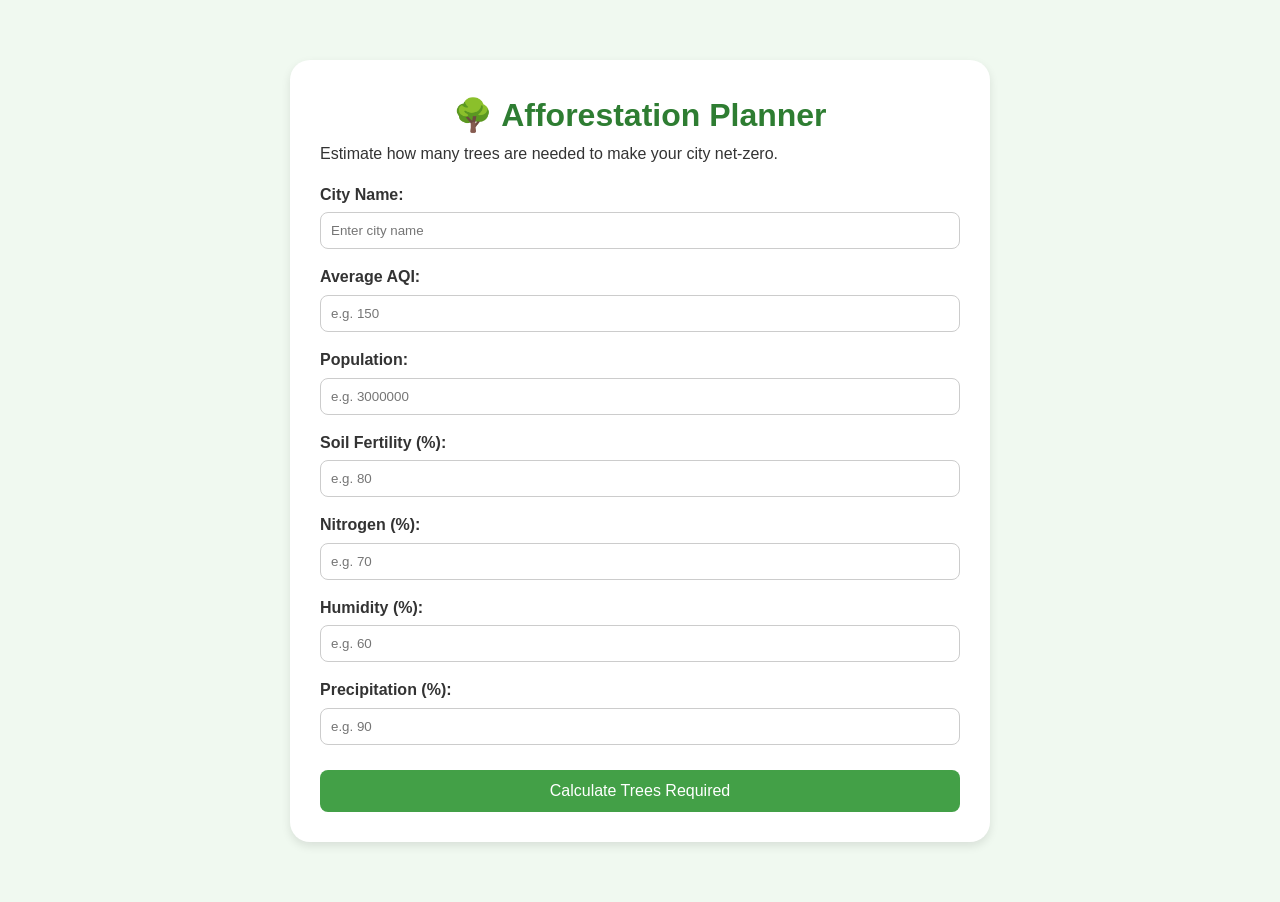
<file: IGC/afforestation-planner.html>
<!DOCTYPE html>
<html lang="en">
<head>
  <meta charset="UTF-8" />
  <meta name="viewport" content="width=device-width, initial-scale=1.0" />
  <title>Afforestation Planner | Net Zero Through Trees</title>
  <link rel="stylesheet" href="style.css" />
  <style>
    body {
      font-family: "Poppins", sans-serif;
      background: #f0f9f0;
      margin: 0;
      padding: 0;
    }
    .container {
      max-width: 700px;
      margin: 60px auto;
      background: #fff;
      padding: 30px;
      border-radius: 20px;
      box-shadow: 0 4px 10px rgba(0,0,0,0.1);
    }
    h1 {
      text-align: center;
      color: #2e7d32;
    }
    label {
      display: block;
      margin-top: 15px;
      font-weight: 600;
    }
    input {
      width: 100%;
      padding: 10px;
      margin-top: 5px;
      border-radius: 8px;
      border: 1px solid #ccc;
    }
    button {
      margin-top: 25px;
      width: 100%;
      padding: 12px;
      background-color: #43a047;
      color: white;
      font-size: 16px;
      border: none;
      border-radius: 8px;
      cursor: pointer;
    }
    button:hover {
      background-color: #2e7d32;
    }
    .result {
      margin-top: 30px;
      background: #e8f5e9;
      padding: 20px;
      border-radius: 12px;
      font-size: 18px;
    }
  </style>
</head>
<body>
  <div class="container">
    <h1>🌳 Afforestation Planner</h1>
    <p>Estimate how many trees are needed to make your city net-zero.</p>

    <label for="city">City Name:</label>
    <input type="text" id="city" placeholder="Enter city name">

    <label for="aqi">Average AQI:</label>
    <input type="number" id="aqi" placeholder="e.g. 150">

    <label for="population">Population:</label>
    <input type="number" id="population" placeholder="e.g. 3000000">

    <label for="fertility">Soil Fertility (%):</label>
    <input type="number" id="fertility" placeholder="e.g. 80">

    <label for="nitrogen">Nitrogen (%):</label>
    <input type="number" id="nitrogen" placeholder="e.g. 70">

    <label for="humidity">Humidity (%):</label>
    <input type="number" id="humidity" placeholder="e.g. 60">

    <label for="precipitation">Precipitation (%):</label>
    <input type="number" id="precipitation" placeholder="e.g. 90">

    <button onclick="calculateTrees()">Calculate Trees Required</button>

    <div id="result" class="result" style="display:none;"></div>
  </div>

  <script>
    function calculateTrees() {
      const city = document.getElementById("city").value;
      const aqi = parseFloat(document.getElementById("aqi").value);
      const population = parseFloat(document.getElementById("population").value);
      const fertility = parseFloat(document.getElementById("fertility").value);
      const nitrogen = parseFloat(document.getElementById("nitrogen").value);
      const humidity = parseFloat(document.getElementById("humidity").value);
      const precipitation = parseFloat(document.getElementById("precipitation").value);

      const CO2_EMISSION_FACTOR = 0.0025; // tons CO₂ per AQI per capita
      const TREE_ABSORPTION = 22; // kg CO₂ absorbed per tree per year

      if (isNaN(aqi) || isNaN(population) || isNaN(fertility) || isNaN(nitrogen) || isNaN(humidity) || isNaN(precipitation)) {
        alert("Please fill in all fields with valid numbers.");
        return;
      }

      const E_CO2 = CO2_EMISSION_FACTOR * aqi * population; // in tons
      const Sf = (fertility + nitrogen + humidity + precipitation) / 400;
      const treesRequired = (E_CO2 * 1000) / (TREE_ABSORPTION * Sf);

      const resultDiv = document.getElementById("result");
      resultDiv.style.display = "block";
      resultDiv.innerHTML = `
        <strong>City:</strong> ${city || "N/A"}<br>
        🌫️ AQI: ${aqi}<br>
        👥 Population: ${population.toLocaleString()}<br>
        🌱 Soil Feasibility: ${(Sf * 100).toFixed(1)}%<br><br>
        🌳 <strong>Trees Required:</strong> ${treesRequired.toLocaleString(undefined, { maximumFractionDigits: 0 })} trees
      `;
    }
  </script>
</body>
</html>
</file>
<file: IGC/style.css>
/* Reset and Base Styles */
* {
    margin: 0;
    padding: 0;
    box-sizing: border-box;
}

html {
    scroll-behavior: smooth;
}

:root {
    /* Light theme colors */
    --bg-primary: #ffffff;
    --bg-secondary: #f8f9fa;
    --text-primary: #333333;
    --text-secondary: #666666;
    --text-muted: #999999;
    --accent-primary: #2c5530;
    --accent-secondary: #4a7c59;
    --border-color: #e9ecef;
    --shadow-light: rgba(0, 0, 0, 0.08);
    --shadow-medium: rgba(0, 0, 0, 0.15);
    --shadow-dark: rgba(0, 0, 0, 0.25);
    --card-bg: #ffffff;
    --navbar-bg: rgba(255, 255, 255, 0.95);
    --navbar-bg-scrolled: rgba(255, 255, 255, 0.98);
    --table-stripe: #f8f9fa;
    --table-hover: #e8f5e8;
    --input-bg: #ffffff;
    --input-border: #e9ecef;
    --chart-bg: #ffffff;
}

[data-theme="dark"] {
    /* Dark theme colors */
    --bg-primary: #1a1a1a;
    --bg-secondary: #2d2d2d;
    --text-primary: #ffffff;
    --text-secondary: #b3b3b3;
    --text-muted: #808080;
    --accent-primary: #4a7c59;
    --accent-secondary: #6ba06b;
    --border-color: #404040;
    --shadow-light: rgba(0, 0, 0, 0.3);
    --shadow-medium: rgba(0, 0, 0, 0.5);
    --shadow-dark: rgba(0, 0, 0, 0.7);
    --card-bg: #2d2d2d;
    --navbar-bg: rgba(26, 26, 26, 0.95);
    --navbar-bg-scrolled: rgba(26, 26, 26, 0.98);
    --table-stripe: #404040;
    --table-hover: #4a5a4a;
    --input-bg: #2d2d2d;
    --input-border: #404040;
    --chart-bg: #2d2d2d;
}

body {
    font-family: 'Poppins', sans-serif;
    line-height: 1.6;
    color: var(--text-primary);
    background-color: var(--bg-primary);
    overflow-x: hidden;
    transition: background-color 0.3s ease, color 0.3s ease;
}

.container {
    max-width: 1200px;
    margin: 0 auto;
    padding: 0 20px;
}

/* Navigation */
.navbar {
    position: fixed;
    top: 0;
    width: 100%;
    background: var(--navbar-bg);
    backdrop-filter: blur(10px);
    z-index: 1000;
    transition: all 0.3s ease;
    border-bottom: 1px solid var(--border-color);
}

.navbar.scrolled {
    background: var(--navbar-bg-scrolled);
    box-shadow: 0 2px 20px var(--shadow-light);
}

.nav-container {
    max-width: 1200px;
    margin: 0 auto;
    padding: 0 20px;
    display: flex;
    justify-content: space-between;
    align-items: center;
    height: 70px;
}

.nav-logo h3 {
    color: var(--accent-primary);
    font-weight: 600;
    font-size: 1.5rem;
}

.nav-menu {
    display: flex;
    list-style: none;
    gap: 2rem;
}

.nav-link {
    text-decoration: none;
    color: var(--text-primary);
    font-weight: 500;
    transition: color 0.3s ease;
    position: relative;
}

.nav-link:hover {
    color: var(--accent-primary);
}

.nav-link::after {
    content: '';
    position: absolute;
    bottom: -5px;
    left: 0;
    width: 0;
    height: 2px;
    background: var(--accent-primary);
    transition: width 0.3s ease;
}

.nav-link:hover::after {
    width: 100%;
}

.hamburger {
    display: none;
    flex-direction: column;
    cursor: pointer;
}

.bar {
    width: 25px;
    height: 3px;
    background: var(--text-primary);
    margin: 3px 0;
    transition: 0.3s;
}

/* Hero Section */
.hero {
    height: 100vh;
    background: linear-gradient(135deg, #667eea 0%, #764ba2 100%);
    display: flex;
    align-items: center;
    justify-content: center;
    text-align: center;
    color: white;
    position: relative;
    overflow: hidden;
}

.hero::before {
    content: '';
    position: absolute;
    top: 0;
    left: 0;
    right: 0;
    bottom: 0;
    background: url('data:image/svg+xml,<svg xmlns="http://www.w3.org/2000/svg" viewBox="0 0 1000 1000"><polygon fill="rgba(255,255,255,0.1)" points="0,1000 1000,0 1000,1000"/></svg>');
    background-size: cover;
}

.hero-container {
    position: relative;
    z-index: 2;
    max-width: 800px;
    padding: 0 20px;
}

.hero-title {
    font-size: 3.5rem;
    font-weight: 700;
    margin-bottom: 1.5rem;
    line-height: 1.2;
    animation: fadeInUp 1s ease;
}

.hero-subtitle {
    font-size: 1.3rem;
    margin-bottom: 2.5rem;
    opacity: 0.9;
    animation: fadeInUp 1s ease 0.2s both;
}

.cta-button {
    background: var(--accent-primary);
    color: white;
    padding: 15px 40px;
    border: none;
    border-radius: 50px;
    font-size: 1.1rem;
    font-weight: 600;
    cursor: pointer;
    transition: all 0.3s ease;
    animation: fadeInUp 1s ease 0.4s both;
}

.cta-button:hover {
    background: var(--accent-secondary);
    transform: translateY(-2px);
    box-shadow: 0 10px 25px var(--shadow-medium);
}

/* Sections */
.section {
    padding: 100px 0;
}

.section-light {
    background: var(--bg-primary);
}

.section-dark {
    background: var(--bg-secondary);
}

.section-header {
    text-align: center;
    margin-bottom: 4rem;
}

.section-title {
    font-size: 2.5rem;
    font-weight: 600;
    color: var(--text-primary);
    margin-bottom: 1rem;
}

.section-subtitle {
    font-size: 1.2rem;
    color: var(--text-secondary);
    max-width: 600px;
    margin: 0 auto;
}

/* Dataset Section */
.dataset-controls {
    display: flex;
    gap: 2rem;
    margin-bottom: 3rem;
    justify-content: center;
    flex-wrap: wrap;
}

.search-box, .filter-box {
    flex: 1;
    min-width: 250px;
}

.search-input, .filter-select {
    width: 100%;
    padding: 12px 20px;
    border: 2px solid var(--input-border);
    border-radius: 25px;
    font-size: 1rem;
    background: var(--input-bg);
    color: var(--text-primary);
    transition: border-color 0.3s ease;
}

.search-input:focus, .filter-select:focus {
    outline: none;
    border-color: var(--accent-primary);
}

.cities-grid {
    display: grid;
    grid-template-columns: repeat(auto-fit, minmax(300px, 1fr));
    gap: 2rem;
    margin-bottom: 4rem;
}

.city-card {
    background: var(--card-bg);
    border-radius: 15px;
    padding: 2rem;
    box-shadow: 0 5px 15px var(--shadow-light);
    transition: all 0.3s ease;
    border: 1px solid var(--border-color);
}

.city-card:hover {
    transform: translateY(-5px);
    box-shadow: 0 15px 35px var(--shadow-medium);
}

.city-name {
    font-size: 1.3rem;
    font-weight: 600;
    color: var(--accent-primary);
    margin-bottom: 1rem;
}

.city-stats {
    display: grid;
    grid-template-columns: 1fr 1fr;
    gap: 1rem;
}

.stat-item {
    text-align: center;
}

.stat-label {
    font-size: 0.9rem;
    color: var(--text-secondary);
    margin-bottom: 0.5rem;
}

.stat-value {
    font-size: 1.1rem;
    font-weight: 600;
    color: var(--text-primary);
}

/* Table */
.table-container {
    overflow-x: auto;
    border-radius: 15px;
    box-shadow: 0 5px 15px rgba(0, 0, 0, 0.08);
}

.dataset-table {
    width: 100%;
    border-collapse: collapse;
    background: var(--card-bg);
}

.dataset-table th {
    background: var(--accent-primary);
    color: white;
    padding: 1.5rem 1rem;
    text-align: left;
    font-weight: 600;
}

.dataset-table td {
    padding: 1rem;
    border-bottom: 1px solid var(--border-color);
    color: var(--text-primary);
}

.dataset-table tbody tr:nth-child(even) {
    background: var(--table-stripe);
}

.dataset-table tbody tr:hover {
    background: var(--table-hover);
}

/* Calculator Section */
.calculator-container {
    display: grid;
    grid-template-columns: 1fr 1fr;
    gap: 4rem;
    align-items: start;
}

.calculator-inputs {
    background: var(--card-bg);
    padding: 3rem;
    border-radius: 20px;
    box-shadow: 0 10px 30px var(--shadow-light);
}

.input-group {
    margin-bottom: 2rem;
}

.input-group label {
    display: block;
    margin-bottom: 0.5rem;
    font-weight: 500;
    color: var(--text-primary);
}

.input-field, .slider {
    width: 100%;
    padding: 12px 15px;
    border: 2px solid var(--input-border);
    border-radius: 10px;
    font-size: 1rem;
    background: var(--input-bg);
    color: var(--text-primary);
    transition: border-color 0.3s ease;
}

.input-field:focus, .slider:focus {
    outline: none;
    border-color: var(--accent-primary);
}

.slider {
    padding: 0;
    height: 8px;
    background: var(--input-border);
    -webkit-appearance: none;
    appearance: none;
}

.slider::-webkit-slider-thumb {
    -webkit-appearance: none;
    appearance: none;
    width: 20px;
    height: 20px;
    background: var(--accent-primary);
    border-radius: 50%;
    cursor: pointer;
}

.slider::-moz-range-thumb {
    width: 20px;
    height: 20px;
    background: var(--accent-primary);
    border-radius: 50%;
    cursor: pointer;
    border: none;
}

.slider-value {
    display: inline-block;
    margin-left: 1rem;
    font-weight: 600;
    color: var(--accent-primary);
}

.calculate-button {
    width: 100%;
    background: var(--accent-primary);
    color: white;
    padding: 15px;
    border: none;
    border-radius: 10px;
    font-size: 1.1rem;
    font-weight: 600;
    cursor: pointer;
    transition: all 0.3s ease;
    margin-top: 1rem;
}

.calculate-button:hover {
    background: var(--accent-secondary);
    transform: translateY(-2px);
}

.calculator-output {
    display: flex;
    flex-direction: column;
    gap: 2rem;
}

.output-card {
    background: var(--card-bg);
    padding: 3rem;
    border-radius: 20px;
    box-shadow: 0 10px 30px var(--shadow-light);
    text-align: center;
    border: 3px solid var(--accent-primary);
}

.output-card h3 {
    font-size: 1.5rem;
    margin-bottom: 1rem;
    color: var(--text-primary);
}

.tree-count {
    font-size: 4rem;
    font-weight: 700;
    color: var(--accent-primary);
    margin-bottom: 0.5rem;
}

.tree-unit {
    font-size: 1.2rem;
    color: var(--text-secondary);
}

.chart-container {
    background: var(--chart-bg);
    padding: 2rem;
    border-radius: 20px;
    box-shadow: 0 10px 30px var(--shadow-light);
}

/* Insights Section */
.insights-grid {
    display: grid;
    grid-template-columns: 1fr 1fr;
    gap: 3rem;
    margin-bottom: 4rem;
}

.insight-card {
    background: var(--card-bg);
    padding: 2rem;
    border-radius: 20px;
    box-shadow: 0 10px 30px var(--shadow-light);
}

.insight-card h4 {
    font-size: 1.3rem;
    margin-bottom: 1.5rem;
    color: var(--accent-primary);
    text-align: center;
}

.key-insights {
    background: var(--card-bg);
    padding: 3rem;
    border-radius: 20px;
    box-shadow: 0 10px 30px var(--shadow-light);
}

.key-insights h3 {
    font-size: 2rem;
    margin-bottom: 2rem;
    color: var(--text-primary);
    text-align: center;
}

.insights-list {
    display: grid;
    grid-template-columns: repeat(auto-fit, minmax(300px, 1fr));
    gap: 2rem;
}

.insight-item {
    display: flex;
    align-items: flex-start;
    gap: 1rem;
    padding: 1.5rem;
    background: var(--bg-secondary);
    border-radius: 15px;
    transition: transform 0.3s ease;
}

.insight-item:hover {
    transform: translateY(-3px);
}

.insight-icon {
    font-size: 2rem;
    flex-shrink: 0;
}

.insight-item p {
    color: var(--text-secondary);
    line-height: 1.6;
}

/* About Section */
.about-content {
    display: grid;
    grid-template-columns: 2fr 1fr;
    gap: 4rem;
    align-items: start;
}

.about-text h3 {
    font-size: 1.5rem;
    margin-bottom: 1rem;
    color: var(--accent-primary);
}

.about-text p {
    margin-bottom: 2rem;
    color: var(--text-secondary);
    line-height: 1.8;
}

.tech-stack h3 {
    font-size: 1.5rem;
    margin-bottom: 1.5rem;
    color: var(--accent-primary);
}

.tech-items {
    display: flex;
    flex-wrap: wrap;
    gap: 1rem;
}

.tech-item {
    background: var(--accent-primary);
    color: white;
    padding: 0.5rem 1rem;
    border-radius: 25px;
    font-size: 0.9rem;
    font-weight: 500;
}

/* Footer */
.footer {
    background: var(--bg-primary);
    color: var(--text-primary);
    padding: 3rem 0;
    border-top: 1px solid var(--border-color);
}

.footer-content {
    display: flex;
    justify-content: space-between;
    align-items: center;
    flex-wrap: wrap;
    gap: 2rem;
}

.footer-text p {
    color: var(--text-secondary);
    font-size: 0.9rem;
}

.footer-links {
    display: flex;
    gap: 2rem;
}

.footer-link {
    color: var(--text-secondary);
    text-decoration: none;
    transition: color 0.3s ease;
}

.footer-link:hover {
    color: var(--accent-primary);
}

/* Animations */
@keyframes fadeInUp {
    from {
        opacity: 0;
        transform: translateY(30px);
    }
    to {
        opacity: 1;
        transform: translateY(0);
    }
}

/* Theme Toggle Button */
.theme-toggle {
    background: none;
    border: 2px solid var(--border-color);
    border-radius: 50%;
    width: 45px;
    height: 45px;
    display: flex;
    align-items: center;
    justify-content: center;
    cursor: pointer;
    transition: all 0.3s ease;
    margin-left: 1rem;
}

.theme-toggle:hover {
    border-color: var(--accent-primary);
    background: var(--accent-primary);
    transform: scale(1.1);
}

.theme-toggle:hover .theme-icon {
    transform: rotate(180deg);
}

.theme-icon {
    font-size: 1.2rem;
    transition: transform 0.3s ease;
}

/* Dark mode specific adjustments */
[data-theme="dark"] .hero {
    background: linear-gradient(135deg, #1a1a2e 0%, #16213e 100%);
}

[data-theme="dark"] .hero::before {
    background: url('data:image/svg+xml,<svg xmlns="http://www.w3.org/2000/svg" viewBox="0 0 1000 1000"><polygon fill="rgba(255,255,255,0.05)" points="0,1000 1000,0 1000,1000"/></svg>');
}

[data-theme="dark"] .table-container {
    box-shadow: 0 5px 15px var(--shadow-light);
}

[data-theme="dark"] .dataset-table {
    border: 1px solid var(--border-color);
}

/* Responsive Design */
@media (max-width: 768px) {
    .hamburger {
        display: flex;
    }

    .nav-menu {
        position: fixed;
        left: -100%;
        top: 70px;
        flex-direction: column;
        background-color: white;
        width: 100%;
        text-align: center;
        transition: 0.3s;
        box-shadow: 0 10px 27px rgba(0, 0, 0, 0.05);
        padding: 2rem 0;
    }

    .nav-menu.active {
        left: 0;
    }

    .hero-title {
        font-size: 2.5rem;
    }

    .hero-subtitle {
        font-size: 1.1rem;
    }

    .section-title {
        font-size: 2rem;
    }

    .calculator-container {
        grid-template-columns: 1fr;
        gap: 2rem;
    }

    .insights-grid {
        grid-template-columns: 1fr;
    }

    .about-content {
        grid-template-columns: 1fr;
        gap: 2rem;
    }

    .dataset-controls {
        flex-direction: column;
    }

    .footer-content {
        flex-direction: column;
        text-align: center;
    }
}

@media (max-width: 480px) {
    .container {
        padding: 0 15px;
    }

    .hero-title {
        font-size: 2rem;
    }

    .section {
        padding: 60px 0;
    }

    .calculator-inputs,
    .output-card,
    .insight-card {
        padding: 2rem 1.5rem;
    }
}
</file>
